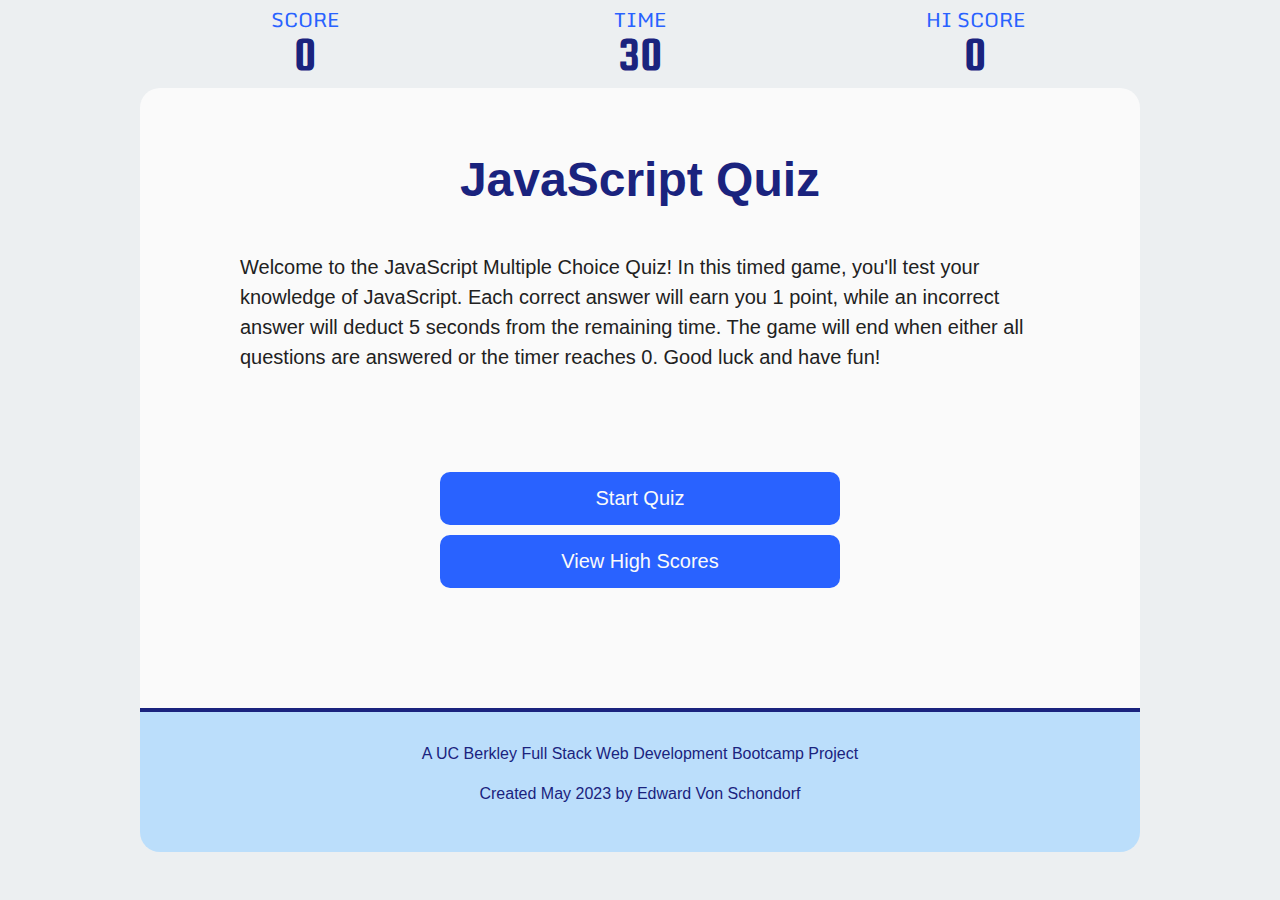
<file: index.html>
<!DOCTYPE html>
<html lang="en">
<head>
    <meta charset="UTF-8">
    <meta http-equiv="X-UA-Compatible" content="IE=edge">
    <meta name="viewport" content="width=device-width, initial-scale=1.0">
    <link rel="preconnect" href="https://fonts.googleapis.com">
    <link rel="preconnect" href="https://fonts.gstatic.com" crossorigin>
    <link href="https://fonts.googleapis.com/css2?family=Monda:wght@400;700&family=Squada+One&display=swap" rel="stylesheet">
    <link rel="stylesheet" href="./assets/css/reset.css">
    <link rel="stylesheet" href="./assets/css/style.css">
    <title>Coding Quiz by Edward Von Schondorf</title>
</head>
<body>
    <header>
        <div id="score">SCORE<span id="scoreValue"><!--VALUE GENERATED FROM JAVASCRIPT--></span></div>
        <div id="timer">TIME<span id="timerValue"><!--VALUE GENERATED FROM JAVASCRIPT--></span></div>
        <div id="hiScore">HI SCORE<span id="hiScoreValue"><!--VALUE GENERATED FROM JAVASCRIPT--></span></div>
    </header>
    <main>
        <!--JavaScript Generated Code goes here-->
    </main>
    <footer>
        <p>A UC Berkley Full Stack Web Development Bootcamp Project</p>
        <p>Created May 2023 by Edward Von Schondorf</p>
    </footer>
    <script src="./assets/js/questions.js">//QUESTIONS AND ANSWERS ARE STORED HERE</script>
    <script src="./assets/js/script.js">//MAGIC HAPPENS IN HERE</script>
</body>
</html>
</file>
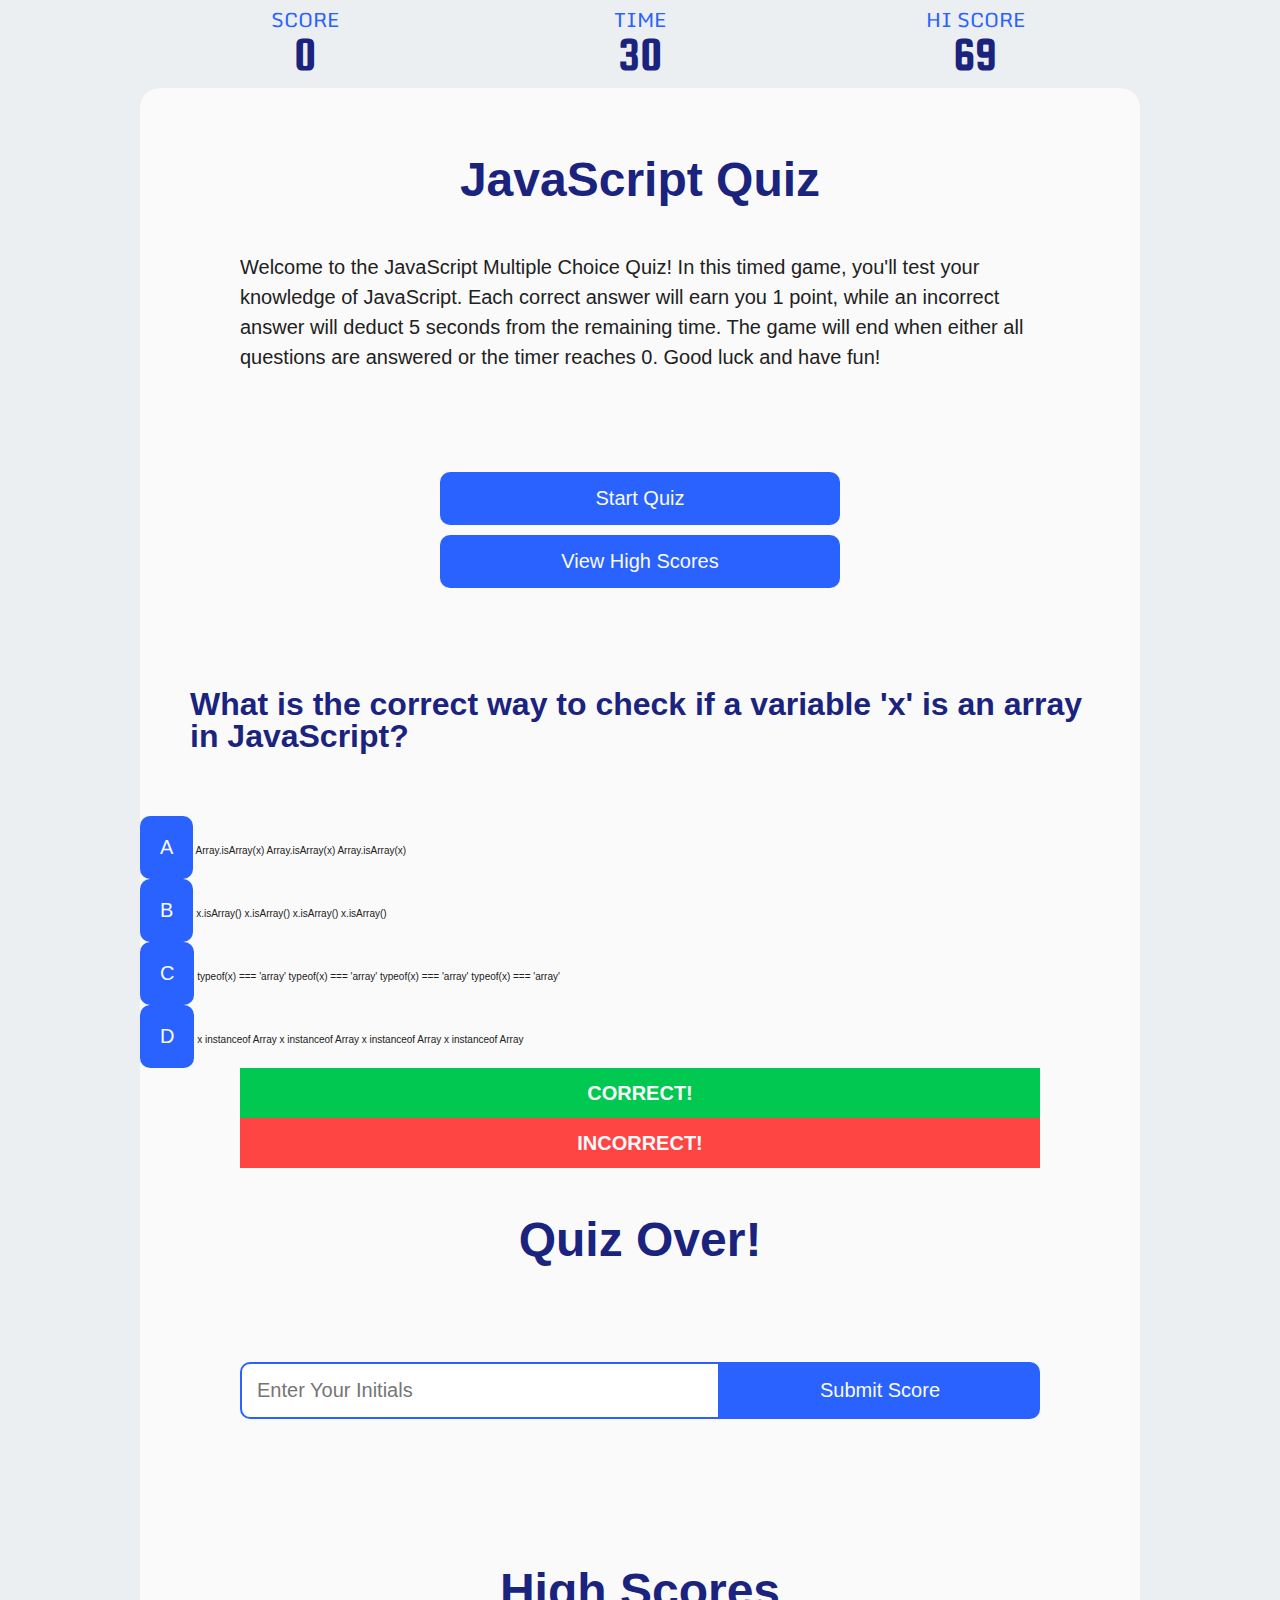
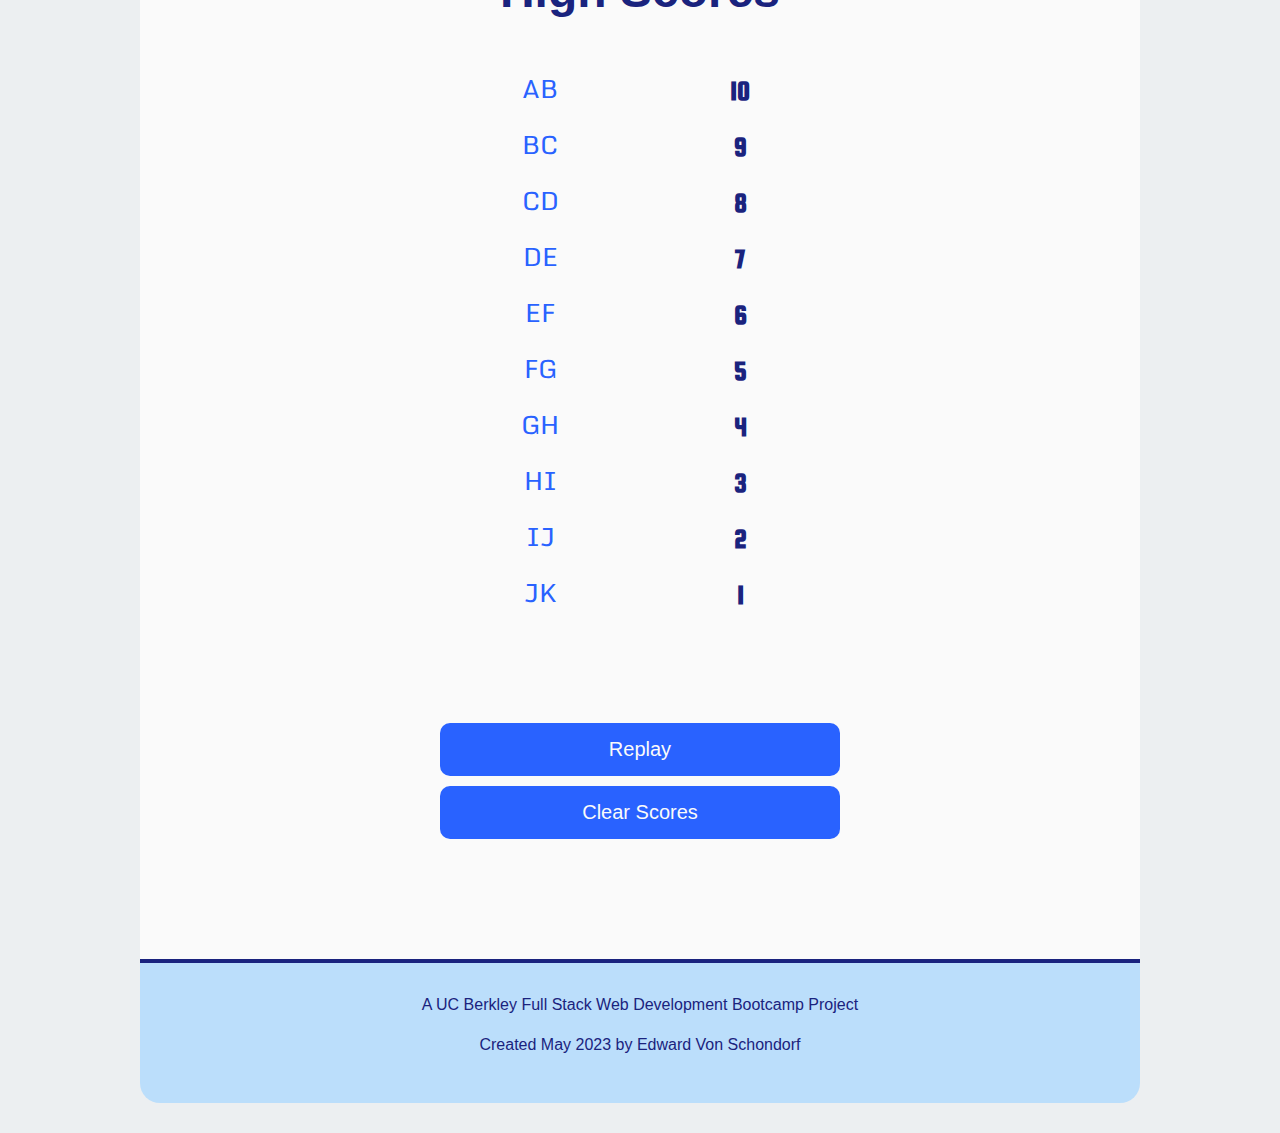
<file: template.html>
<!DOCTYPE html>
<html lang="en">
<head>
    <meta charset="UTF-8">
    <meta http-equiv="X-UA-Compatible" content="IE=edge">
    <meta name="viewport" content="width=device-width, initial-scale=1.0">
    <link rel="preconnect" href="https://fonts.googleapis.com">
    <link rel="preconnect" href="https://fonts.gstatic.com" crossorigin>
    <link href="https://fonts.googleapis.com/css2?family=Monda:wght@400;700&family=Squada+One&display=swap" rel="stylesheet">
    <link rel="stylesheet" href="./assets/css/reset.css">
    <link rel="stylesheet" href="./assets/css/style.css">
    <title>Style Template for CSS</title>
</head>
<body>

    <header>
        <div id="score">SCORE<span id="scoreValue">0</span></div>
        <div id="timer">TIME<span id="timerValue">30</span></div>
        <div id="hiScore">HI SCORE<span id="hiScoreValue">69</span></div>
    </header>

    <main>
        <!--START-->
        <h1>JavaScript Quiz</h1>
        <p>Welcome to the JavaScript Multiple Choice Quiz! In this timed game, you'll test your knowledge of JavaScript. Each correct answer will earn you 1 point, while an incorrect answer will deduct 5 seconds from the remaining time. The game will end when either all questions are answered or the timer reaches 0. Good luck and have fun!</p>
        <div class="btnGroup">
            <button id="startButton">Start Quiz</button>
            <button id="viewScoresButton">View High Scores</button>
        </div>
        <!--QUESTION-->
        <h2 class="question">What is the correct way to check if a variable 'x' is an array in JavaScript?</h2>
        <ol id="answerList">
            <li>
                <button class="answerBtn" id="answer1">A</button>
                <label for="answer1">Array.isArray(x) Array.isArray(x) Array.isArray(x)</label>
            </li>
            <li>
                <button class="answerBtn" id="answer2">B</button>
                <label for="answer2">x.isArray() x.isArray() x.isArray() x.isArray()</label>
            </li>
            <li>
                <button class="answerBtn" id="answer3">C</button>
                <label for="answer3">typeof(x) === 'array' typeof(x) === 'array' typeof(x) === 'array' typeof(x) === 'array'</label>
            </li>
            <li>
                <button class="answerBtn" id="answer4">D</button>
                <label for="answer4">x instanceof Array x instanceof Array x instanceof Array x instanceof Array</label>
            </li>
        </ol>
        <p id="correctMsg">CORRECT!</p>
        <P id="incorrectMsg">INCORRECT!</P>
        <!--QUIZ OVER-->
        <h1>Quiz Over!</h1>
        <form id="submitScoreForm">
            <input type="text" id="initialsInput" placeholder="Enter Your Initials" maxlength="2" required>
            <button id="submitScoreBtn">Submit Score</button>
        </form>
        <!--HIGH SCORES-->
        <h1>High Scores</h1>
        <ol id="scoreList">
            <li>
                <span class="scoreList_Initials">AB</span>
                <span class="scoreList_Score">10</span>
            </li>
            <li>
                <span class="scoreList_Initials">BC</span>
                <span class="scoreList_Score">9</span>
            </li>
            <li>
                <span class="scoreList_Initials">CD</span>
                <span class="scoreList_Score">8</span>
            </li>
            <li>
                <span class="scoreList_Initials">DE</span>
                <span class="scoreList_Score">7</span>
            </li>
            <li>
                <span class="scoreList_Initials">EF</span>
                <span class="scoreList_Score">6</span>
            </li>
            <li>
                <span class="scoreList_Initials">FG</span>
                <span class="scoreList_Score">5</span>
            </li>
            <li>
                <span class="scoreList_Initials">GH</span>
                <span class="scoreList_Score">4</span>
            </li>
            <li>
                <span class="scoreList_Initials">HI</span>
                <span class="scoreList_Score">3</span>
            </li>
            <li>
                <span class="scoreList_Initials">IJ</span>
                <span class="scoreList_Score">2</span>
            </li>
            <li>
                <span class="scoreList_Initials">JK</span>
                <span class="scoreList_Score">1</span>
            </li>
        </ol>
        <div class="btnGroup">
            <button id="replayBtn">Replay</button>
            <button id="clearScoresBtn">Clear Scores</button>
        </div>
    </main>

    <footer>
        <p>A UC Berkley Full Stack Web Development Bootcamp Project</p>
        <p>Created May 2023 by Edward Von Schondorf</p>
    </footer>

</body>
</html>
</file>
<file: assets/css/style.css>
:root {
    --indigo: #1a237e ;
    --blue: #2962ff;
    --lightblue: #bbdefb;
    --lightgray: #eceff1;
    --red: #ff4444;
    --green: #00C851;
    --black: #212121;
    --white: #fafafa;
    --width: 90%;
    --maxwidth: 800px;
    --halfmaxwidth: 400px;
}

* {
    box-sizing: border-box;
}

html {
    scroll-behavior: smooth;
}

body {
    background-color: var(--lightgray);
    font-family: sans-serif;
    font-size: 62.5%; /* 1rem = 10px */
    color: var(--black);
}

header, main, footer {
    width: var(--width);
    max-width: 1000px;
    margin: 0 auto;
    background-color: var(--white);
}

/* SITE HEADER STYLES */

header {
    display: flex;
    justify-content: space-between;
    padding: 1em 0;
    background-color: var(--lightgray);
}

#score, #timer, #hiScore {
    display: flex;
    flex-direction: column;
    align-items: center;
    font-size: 1.25rem;
    font-family: 'Monda', sans-serif;
    width: 33%;
    color: var(--blue);
}

#scoreValue, #timerValue, #hiScoreValue {
    font-size: 3.0rem;
    font-family: 'Squada One', monospace;
    color: var(--indigo);
}

/* MAIN CONTENT STYLES */

main {
    border-radius: 20px 20px 0 0;
    padding: 2em 0;
}

h1 {
    font-size: 3.0rem;
    text-align: center;
    font-weight: bold;
    margin: 1em 0;
    color: var(--indigo);
}

h2 {
    font-size: 2.0rem;
    font-weight: bold;
    margin: 2em auto;
    color: var(--indigo);
    width: var(--width);
}

p {
    line-height: 1.5;
    font-size: 1.25rem;
    margin: 0 auto;
    width: var(--width);
    max-width: var(--maxwidth);
}

.btnGroup {
    display: flex;
    flex-direction: column;
    gap: 1em;
    width: 80%;
    max-width: var(--halfmaxwidth);
    margin: 10.0em auto;
}

button {
    font-size: 1.25rem;
    padding: 0.75em 0;
    border-radius: 10px;
    cursor: pointer;
    border: none;
    color: var(--white);
    background-color: var(--blue);
}

button:hover, #submitScoreBtn:hover {
    opacity: 80%;
}

button:active, #submitScoreBtn:active {
    background-color: var(--indigo);
}

/* QUESTIONS STYLES */

button.answerBtn {
    padding: 1.0em;
}

#correctMsg, #incorrectMsg {
    font-weight: bold;
    text-align: center;
    padding: 0.5em;
    max-width: var(--maxwidth);
    margin: 0 auto;
    color: var(--white);
}

#correctMsg {
    background-color: var(--green);
}

#incorrectMsg {
    background-color: var(--red);
}

/* SUBMIT SCORE STYLES */

form {
    padding: 5em 0 10em;
    display: flex;
    align-items: center;
    justify-content: center;
    width: var(--width);
    max-width: var(--maxwidth);
    margin: 0 auto;
}

input {
    padding: 0.75em;
    border-radius: 10px 0 0 10px;
    border: 2px solid var(--blue);
    width: 60%;
    font-size: 1.25rem;
}

input:focus {
    outline: none;
    background-color: var(--lightgray);
}

#submitScoreBtn {
    background-color: var(--blue);
    border-radius: 0 10px 10px 0;
    border: 2px solid var(--blue);
    width: 40%;
}

/* SCOREBOARD STYLES */

#scoreList {
    font-size: 1.6rem;
    margin: 0 auto 1em;
    padding: 0;
    max-width: 400px;
}

#scoreList li {
    display: flex;
}

#scoreList li:hover {
    border-left: 4px solid var(--lightblue);
    border-right: 4px solid var(--lightblue);
}

.scoreList_Initials, .scoreList_Score {
    width: 50%;
    padding: 0.5em 1.0em;
}

.scoreList_Initials {
    font-family: 'Monda', sans-serif;
    text-align: center;
    color: var(--blue);
}

.scoreList_Score {
    font-family: 'Squada One', monospace;
    font-weight: bold;
    text-align: center;
    font-size: 1.75rem;
    color: var(--indigo);
}

/* SITE FOOTER STYLES */

footer {
    padding: 3.0em 0;
    margin-bottom: 3.0em;
    background-color: var(--lightblue);
    border-radius: 0 0 20px 20px;
    border-top: 4px solid var(--indigo);
}

footer p {
    color: var(--indigo);
    font-size: 1.0rem;
    margin-bottom: 1.0em;
    text-align: center;
}
</file>
